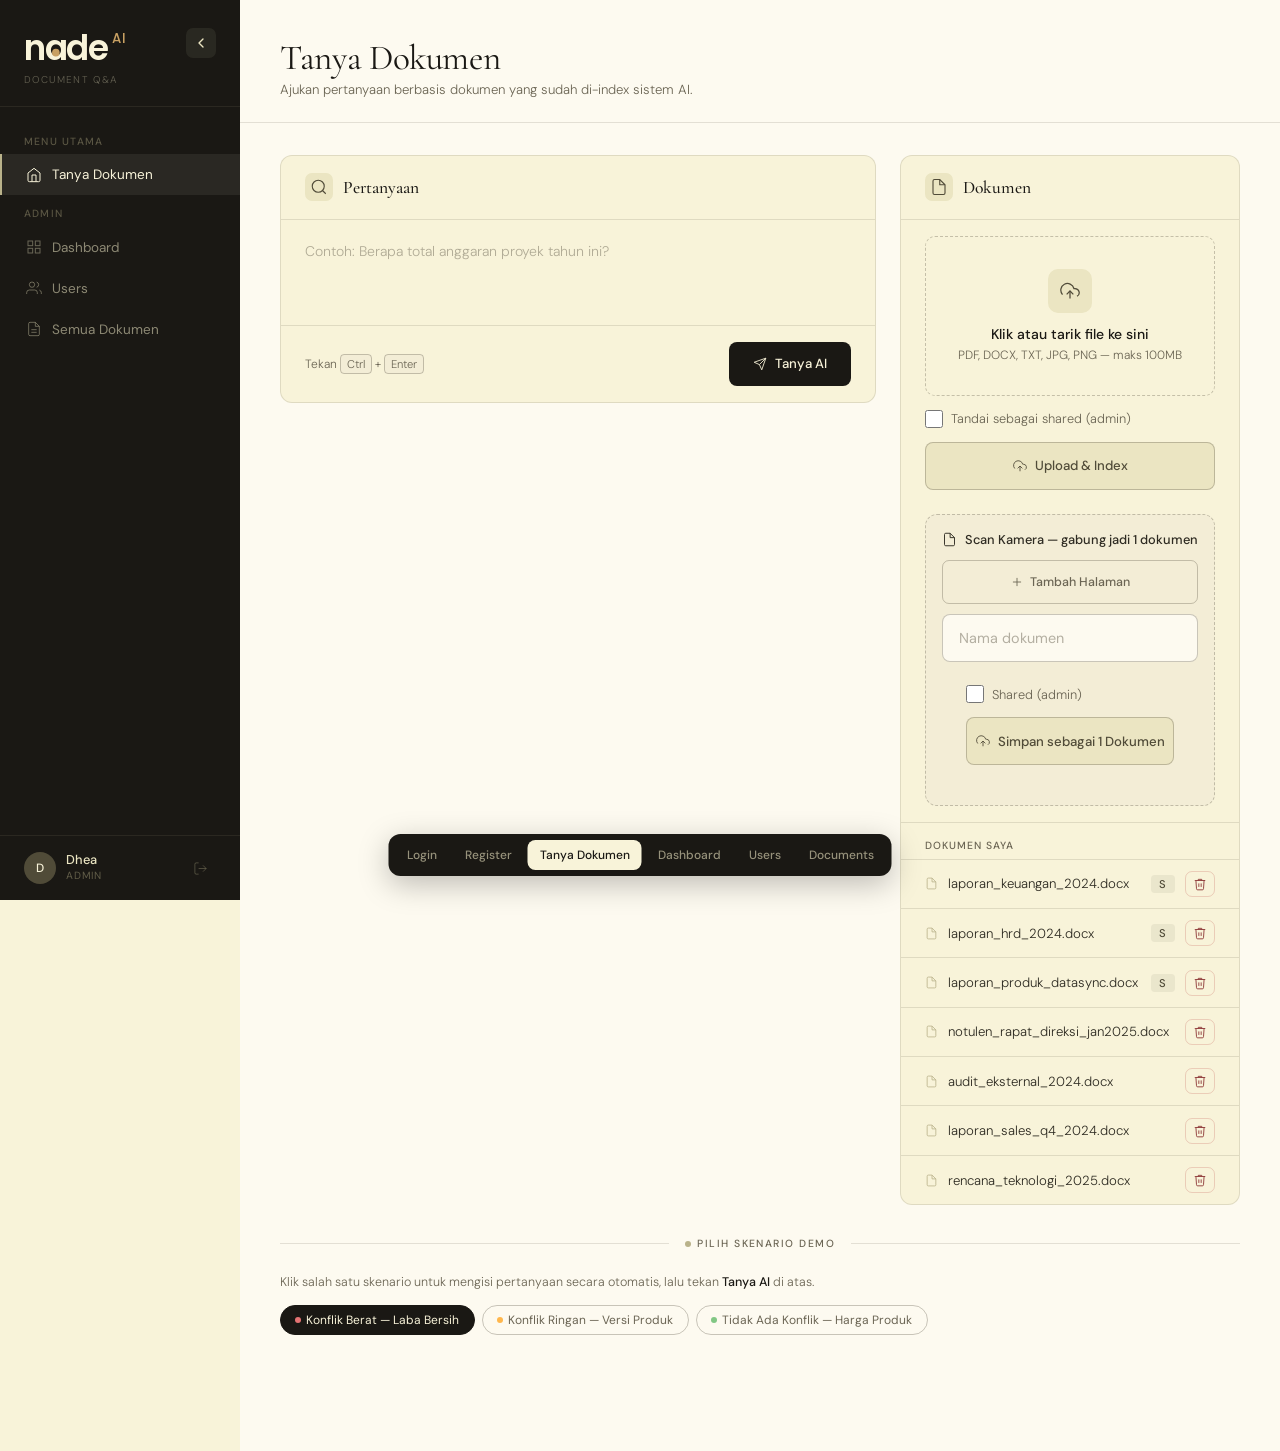
<file: docs/index.html>
<!DOCTYPE html>
<html lang="id">
<head>
<meta charset="UTF-8">
<meta name="viewport" content="width=device-width, initial-scale=1.0, maximum-scale=1.0">
<title>Nade AI — Preview</title>
<link rel="preconnect" href="https://fonts.googleapis.com">
<link rel="preconnect" href="https://fonts.gstatic.com" crossorigin>
<link href="https://fonts.googleapis.com/css2?family=Cormorant+Garamond:ital,wght@0,300;0,400;0,500;0,600;1,300;1,400&family=DM+Sans:wght@300;400;500&family=Poppins:wght@500;600;700&display=swap" rel="stylesheet">
<style>
:root{
  --cl:#F8F3D9;--cl-l:#EBE5C2;--cl-m:#B9B28A;--cl-d:#504B38;
  --ink:#1A1814;--ink-s:#2E2B22;--ink-m:#6B6554;
  --surf:#FDFAF0;--surf2:#F3EDD6;
  --bdr:rgba(80,75,56,0.15);--bdr-s:rgba(80,75,56,0.3);
  --sw:240px;
  --red:#8B3333;--red-bg:rgba(180,50,50,.07);--red-bdr:rgba(180,50,50,.22);
  --grn:#2a6040;--grn-bg:rgba(40,100,60,.08);
  --amb:#7a5a10;--amb-bg:rgba(140,100,20,.08);
}
*{margin:0;padding:0;box-sizing:border-box;}
html{-webkit-text-size-adjust:100%;}
body{font-family:'DM Sans',sans-serif;background:var(--cl);color:var(--ink);min-height:100vh;overflow-x:hidden;}
::-webkit-scrollbar{width:5px}::-webkit-scrollbar-thumb{background:var(--bdr-s);border-radius:3px}
@keyframes fadeUp{from{opacity:0;transform:translateY(10px)}to{opacity:1;transform:translateY(0)}}
@keyframes spin{to{transform:rotate(360deg)}}
@keyframes barIn{from{width:0}to{width:var(--w)}}

/* FORMS */
.form-group{margin-bottom:1.25rem}
.form-label{display:block;font-size:.75rem;font-weight:500;color:var(--cl-d);margin-bottom:.5rem;text-transform:uppercase;letter-spacing:.08em}
.form-label span{font-weight:300;text-transform:none;letter-spacing:0;color:var(--ink-m)}
.form-input{width:100%;height:48px;background:var(--surf);border:1px solid var(--bdr-s);border-radius:8px;padding:0 1rem;font-family:'DM Sans',sans-serif;font-size:.9rem;color:var(--ink);outline:none;transition:border-color .2s;-webkit-appearance:none}
.form-input::placeholder{color:var(--ink-m);opacity:.5}
.form-input:focus{border-color:var(--cl-d)}
.form-select{width:100%;height:48px;background:var(--surf);border:1px solid var(--bdr-s);border-radius:8px;padding:0 1rem;font-family:'DM Sans',sans-serif;font-size:.9rem;color:var(--ink);outline:none;cursor:pointer;-webkit-appearance:none;appearance:none;background-image:url("data:image/svg+xml,%3Csvg xmlns='http://www.w3.org/2000/svg' width='12' height='8' viewBox='0 0 12 8'%3E%3Cpath d='M1 1l5 5 5-5' stroke='%23504B38' stroke-width='1.5' fill='none' stroke-linecap='round'/%3E%3C/svg%3E");background-repeat:no-repeat;background-position:right 1rem center}

/* BUTTONS */
.btn-primary{width:100%;height:50px;background:var(--ink);color:var(--cl);border:none;border-radius:8px;font-family:'DM Sans',sans-serif;font-size:.875rem;font-weight:500;cursor:pointer;transition:background .2s;margin-top:.5rem;-webkit-appearance:none}
.btn-primary:hover{background:var(--ink-s)}
.btn-secondary{height:44px;padding:0 1rem;background:transparent;border:1px solid var(--bdr-s);border-radius:7px;font-family:'DM Sans',sans-serif;font-size:.775rem;font-weight:500;color:var(--ink-m);cursor:pointer;display:inline-flex;align-items:center;gap:6px;transition:all .15s;-webkit-appearance:none}
.btn-secondary:hover{border-color:var(--cl-d);color:var(--cl-d)}
.btn-secondary svg{width:14px;height:14px}
.btn-danger{height:36px;padding:0 1rem;background:transparent;border:1px solid rgba(180,50,50,.2);border-radius:7px;font-family:'DM Sans',sans-serif;font-size:.775rem;font-weight:500;color:var(--red);cursor:pointer;display:inline-flex;align-items:center;gap:6px;transition:all .15s;-webkit-appearance:none}
.btn-danger:hover{background:rgba(180,50,50,.06)}
.btn-danger svg{width:14px;height:14px}
.btn-refresh{display:inline-flex;align-items:center;gap:6px;padding:.5rem 1rem;border:1px solid var(--bdr-s);border-radius:7px;background:var(--cl);font-family:'DM Sans',sans-serif;font-size:.775rem;font-weight:500;color:var(--ink-m);cursor:pointer;transition:all .15s;-webkit-appearance:none}
.btn-refresh svg{width:13px;height:13px}
.btn-ask{height:44px;padding:0 1.5rem;background:var(--ink);color:var(--cl);border:none;border-radius:8px;font-family:'DM Sans',sans-serif;font-size:.825rem;font-weight:500;cursor:pointer;display:flex;align-items:center;justify-content:center;gap:8px;transition:background .2s;-webkit-appearance:none;flex-shrink:0}
.btn-ask:hover{background:var(--ink-s)}
.btn-ask svg{width:14px;height:14px}
.btn-upload{margin:0 1.5rem 1.5rem;width:calc(100% - 3rem);height:48px;background:var(--cl-l);border:1px solid var(--bdr-s);border-radius:8px;font-family:'DM Sans',sans-serif;font-size:.825rem;font-weight:500;color:var(--cl-d);cursor:pointer;display:flex;align-items:center;justify-content:center;gap:8px;transition:background .2s;-webkit-appearance:none}
.btn-upload:hover{background:var(--cl-m);color:var(--cl)}
.btn-upload svg{width:14px;height:14px}

/* BADGES */
.badge{display:inline-flex;align-items:center;padding:2px 8px;border-radius:4px;font-size:.7rem;font-weight:500;text-transform:uppercase;letter-spacing:.06em}
.badge-admin{background:rgba(80,75,56,.12);color:var(--cl-d)}
.badge-user{background:rgba(185,178,138,.2);color:var(--ink-m)}
.badge-shared{background:rgba(80,75,56,.08);color:var(--cl-d)}

/* APP LAYOUT */
.app-layout{width:100%;display:grid;grid-template-columns:var(--sw) 1fr;min-height:100vh}

/* SIDEBAR */
.sidebar{background:var(--ink);display:flex;flex-direction:column;position:sticky;top:0;height:100vh;overflow-y:auto;transition:transform .28s ease;z-index:50}
.sidebar-header{padding:1.75rem 1.5rem 1.25rem;border-bottom:1px solid rgba(235,229,194,.08);display:flex;align-items:flex-start;justify-content:space-between;gap:8px}
.sidebar-brand-block{display:flex;flex-direction:column;gap:4px;min-width:0}
.sidebar-wordmark{width:116px;height:auto;color:#F8F3D9;display:block}
.sidebar-brand-sub{font-family:'DM Sans',sans-serif;font-size:.62rem;color:rgba(235,229,194,.35);font-weight:300;letter-spacing:.14em;text-transform:uppercase}
.nav-collapse-btn{width:30px;height:30px;flex-shrink:0;display:inline-flex;align-items:center;justify-content:center;background:rgba(235,229,194,.08);border:none;border-radius:7px;color:#EBE5C2;cursor:pointer}
.nav-collapse-btn svg{width:16px;height:16px}
.sidebar-nav{padding:1rem 0;flex:1}
.sidebar-section-label{padding:.75rem 1.5rem .4rem;font-size:.65rem;font-weight:500;letter-spacing:.12em;text-transform:uppercase;color:rgba(185,178,138,.4)}
.sidebar-item{display:flex;align-items:center;gap:10px;padding:.75rem 1.5rem;cursor:pointer;font-size:.845rem;color:rgba(235,229,194,.55);font-weight:400;transition:color .15s,background .15s;border-left:2px solid transparent;text-decoration:none;-webkit-tap-highlight-color:transparent}
.sidebar-item:hover{color:#EBE5C2;background:rgba(235,229,194,.04)}
.sidebar-item.active{color:#F8F3D9;background:rgba(248,243,217,.07);border-left-color:#B9B28A}
.sidebar-item svg{width:16px;height:16px;opacity:.7;flex-shrink:0}
.sidebar-item.active svg{opacity:1}
.sidebar-user{padding:1rem 1.5rem;border-top:1px solid rgba(235,229,194,.08);display:flex;align-items:center;gap:10px}
.sidebar-avatar{width:32px;height:32px;border-radius:50%;background:var(--cl-d);display:flex;align-items:center;justify-content:center;font-size:.75rem;font-weight:500;color:var(--cl);flex-shrink:0}
.sidebar-user-info{flex:1;min-width:0}
.sidebar-user-name{font-size:.8rem;font-weight:500;color:#EBE5C2;line-height:1;margin-bottom:2px;white-space:nowrap;overflow:hidden;text-overflow:ellipsis}
.sidebar-user-role{font-size:.65rem;color:rgba(185,178,138,.45);text-transform:uppercase;letter-spacing:.08em}
.sidebar-logout{width:32px;height:32px;display:flex;align-items:center;justify-content:center;cursor:pointer;color:rgba(185,178,138,.35);border-radius:6px;flex-shrink:0}
.sidebar-logout svg{width:15px;height:15px}

/* MAIN */
.main-content{background:var(--surf);display:flex;flex-direction:column;min-width:0;overflow-x:hidden}
.page-header{padding:2.5rem 2.5rem 1.5rem;border-bottom:1px solid var(--bdr);display:flex;align-items:flex-end;justify-content:space-between;animation:fadeUp .3s ease both}
.page-title{font-family:'Cormorant Garamond',serif;font-size:2.2rem;font-weight:400;color:var(--ink);letter-spacing:-.01em;line-height:1;margin-bottom:.35rem}
.page-subtitle{font-size:.825rem;color:var(--ink-m);font-weight:300}
.page-body{padding:2rem 2.5rem 6rem;flex:1;animation:fadeUp .3s ease .05s both}

/* SECTION CARD */
.section-card{background:var(--cl);border:1px solid var(--bdr);border-radius:12px;margin-bottom:1.5rem;overflow:hidden}
.section-card-header{padding:1.25rem 1.5rem;border-bottom:1px solid var(--bdr);display:flex;align-items:center;justify-content:space-between}
.section-card-title{font-family:'Cormorant Garamond',serif;font-size:1.1rem;font-weight:500;color:var(--ink)}
.section-card-body{padding:1.5rem}

/* STATS */
.stats-grid{display:grid;grid-template-columns:repeat(4,1fr);gap:1rem;margin-bottom:2rem}
.stat-card{background:var(--cl);border:1px solid var(--bdr);border-radius:12px;padding:1.25rem 1.5rem;position:relative;overflow:hidden}
.stat-card::after{content:'';position:absolute;bottom:-20px;right:-20px;width:80px;height:80px;border-radius:50%;background:var(--cl-l);opacity:.3}
.stat-label{font-size:.65rem;font-weight:500;text-transform:uppercase;letter-spacing:.1em;color:var(--ink-m);margin-bottom:.6rem}
.stat-value{font-family:'Cormorant Garamond',serif;font-size:2.4rem;font-weight:500;color:var(--ink);line-height:1;margin-bottom:.3rem}
.stat-desc{font-size:.75rem;color:var(--ink-m);font-weight:300}
.stat-icon{position:absolute;top:1.25rem;right:1.25rem;width:32px;height:32px;background:var(--cl-l);border-radius:8px;display:flex;align-items:center;justify-content:center;z-index:1}
.stat-icon svg{width:16px;height:16px;color:var(--cl-d)}

/* VECTOR */
.vector-grid{display:grid;grid-template-columns:repeat(3,1fr);gap:1rem}
.vector-item{background:var(--surf);border:1px solid var(--bdr);border-radius:10px;padding:1rem 1.25rem}
.vector-item-label{font-size:.65rem;text-transform:uppercase;letter-spacing:.1em;color:var(--ink-m);font-weight:500;margin-bottom:.5rem}
.vector-item-value{font-family:'Cormorant Garamond',serif;font-size:1.6rem;font-weight:500;color:var(--ink)}
.vector-item-value.mono{font-family:'DM Sans',sans-serif;font-size:.8rem;font-weight:400;color:var(--cl-d);word-break:break-all}

/* TABLE */
.data-table{width:100%;border-collapse:collapse;font-size:.825rem}
.data-table thead th{text-align:left;padding:.75rem 1rem;font-size:.65rem;text-transform:uppercase;letter-spacing:.1em;font-weight:500;color:var(--ink-m);border-bottom:1px solid var(--bdr);background:var(--surf2)}
.data-table tbody td{padding:.875rem 1rem;border-bottom:1px solid var(--bdr);color:var(--ink-s);font-weight:300}
.data-table tbody tr:last-child td{border-bottom:none}
.data-table tbody tr:hover td{background:rgba(235,229,194,.2)}

/* EMPTY */
.empty-state{text-align:center;padding:3rem;color:var(--ink-m);font-size:.85rem;font-weight:300}
.empty-state-icon{width:48px;height:48px;margin:0 auto 1rem;opacity:.25}

/* QA */
.qa-layout{display:grid;grid-template-columns:1fr 340px;gap:1.5rem}
.qa-main{display:flex;flex-direction:column;gap:1.5rem}
.qa-panel{background:var(--cl);border:1px solid var(--bdr);border-radius:12px;overflow:hidden}
.qa-panel-header{padding:1.1rem 1.5rem;border-bottom:1px solid var(--bdr);display:flex;align-items:center;gap:10px;flex-wrap:wrap}
.qa-panel-icon{width:28px;height:28px;background:var(--cl-l);border-radius:7px;display:flex;align-items:center;justify-content:center;flex-shrink:0}
.qa-panel-icon svg{width:18px;height:18px;color:var(--cl-d)}
.qa-panel-title{font-family:'Cormorant Garamond',serif;font-size:1.1rem;font-weight:500;color:var(--ink)}
.qa-textarea{width:100%;min-height:100px;background:transparent;border:none;padding:1.25rem 1.5rem;font-family:'DM Sans',sans-serif;font-size:.875rem;color:var(--ink);outline:none;resize:none;font-weight:300;line-height:1.6;-webkit-appearance:none}
.qa-textarea::placeholder{color:var(--ink-m);opacity:.5}
.qa-footer{padding:1rem 1.5rem;border-top:1px solid var(--bdr);display:flex;align-items:center;justify-content:space-between;gap:.75rem;flex-wrap:wrap}
.qa-hint{font-size:.75rem;color:var(--ink-m);font-weight:300}
.qa-hint kbd{background:var(--surf2);border:1px solid var(--bdr-s);border-radius:4px;padding:2px 6px;font-family:'DM Sans',sans-serif;font-size:.7rem}

/* UPLOAD */
.upload-zone{border:1.5px dashed var(--bdr-s);border-radius:10px;padding:2rem 1.5rem;text-align:center;cursor:pointer;transition:border-color .2s,background .2s;margin:1rem 1.5rem 0;display:block}
.upload-zone:hover{border-color:var(--cl-d);background:rgba(235,229,194,.3)}
.upload-icon{width:44px;height:44px;margin:0 auto .75rem;background:var(--cl-l);border-radius:10px;display:flex;align-items:center;justify-content:center}
.upload-icon svg{width:20px;height:20px;color:var(--cl-d)}
.upload-title{font-size:.875rem;font-weight:500;color:var(--ink);margin-bottom:.25rem}
.upload-subtitle{font-size:.75rem;color:var(--ink-m);font-weight:300}
.checkbox-row{display:flex;align-items:center;gap:8px;padding:.875rem 1.5rem;font-size:.8rem;color:var(--ink-m);font-weight:300}
input[type="checkbox"]{width:18px;height:18px;accent-color:var(--cl-d);flex-shrink:0}
.doc-list-label{padding:1rem 1.5rem .4rem;font-size:.65rem;font-weight:500;text-transform:uppercase;letter-spacing:.1em;color:var(--ink-m);border-top:1px solid var(--bdr)}

/* FLASH */
.flash-msg{padding:.75rem 1rem;border-radius:8px;margin-bottom:1rem;font-size:.825rem}
.flash-success{background:rgba(80,75,56,.08);border:1px solid var(--bdr-s);color:var(--cl-d)}
.flash-error{background:rgba(180,50,50,.08);border:1px solid rgba(180,50,50,.2);color:var(--red)}

/* CONFIDENCE */
.conf-badge{font-size:.7rem;font-weight:500;padding:3px 10px;border-radius:20px;letter-spacing:.04em}
.conf-hi{background:var(--grn-bg);color:var(--grn)}
.conf-lo{background:var(--red-bg);color:var(--red)}
.conf-mid{background:var(--amb-bg);color:var(--amb)}

/* FORM SPLIT */
.form-split{display:grid;grid-template-columns:1fr 1fr;gap:1.5rem;align-items:start}

/* AUTH */
.auth-layout{width:100%;display:grid;grid-template-columns:1fr 1fr;min-height:100vh}
.auth-panel-left{background:var(--ink);display:flex;flex-direction:column;justify-content:space-between;padding:3rem;position:relative;overflow:hidden}
.auth-panel-left::before{content:'';position:absolute;top:-100px;right:-100px;width:400px;height:400px;border-radius:50%;background:radial-gradient(circle,rgba(185,178,138,.12) 0%,transparent 70%);pointer-events:none}
.auth-tagline h1{font-family:'Cormorant Garamond',serif;font-size:3.2rem;font-weight:300;line-height:1.15;color:var(--cl);letter-spacing:-.01em;margin-bottom:1rem}
.auth-tagline h1 em{font-style:italic;color:var(--cl-m)}
.auth-tagline p{font-size:.875rem;color:rgba(248,243,217,.5);font-weight:300;line-height:1.6;max-width:280px}
.auth-ornament{position:absolute;right:2rem;top:50%;transform:translateY(-50%);opacity:.06;z-index:0}
.auth-panel-right{display:flex;align-items:center;justify-content:center;background:var(--cl);padding:2rem}
.auth-form-container{width:100%;max-width:380px;animation:fadeUp .3s ease both}
.auth-form-title{font-family:'Cormorant Garamond',serif;font-size:2rem;font-weight:500;color:var(--ink);margin-bottom:.4rem}
.auth-form-subtitle{font-size:.825rem;color:var(--ink-m);margin-bottom:2.5rem;font-weight:300}
.auth-footer{text-align:center;margin-top:1.75rem;font-size:.825rem;color:var(--ink-m)}
.auth-footer a{color:var(--cl-d);text-decoration:none;font-weight:500;border-bottom:1px solid var(--bdr-s);padding-bottom:1px}
.auth-wordmark{width:150px;height:auto;color:var(--cl);display:block}

/* MOBILE TOPBAR */
.mobile-topbar{display:none;align-items:center;gap:10px;position:fixed;top:0;left:0;right:0;height:56px;padding:0 16px;background:var(--ink);z-index:60;border-bottom:1px solid rgba(235,229,194,.08)}
.topbar-wordmark{width:86px;height:auto;color:var(--cl)}
.nav-toggle{width:44px;height:44px;display:inline-flex;flex-shrink:0;align-items:center;justify-content:center;background:transparent;border:none;color:var(--cl);cursor:pointer;-webkit-tap-highlight-color:transparent}
.nav-overlay{position:fixed;inset:0;background:rgba(0,0,0,.45);opacity:0;visibility:hidden;transition:opacity .25s,visibility .25s;z-index:65}
.nav-fab{position:fixed;left:14px;top:14px;z-index:60;width:42px;height:42px;display:none;align-items:center;justify-content:center;background:var(--ink);color:var(--cl);border:none;border-radius:10px;cursor:pointer;box-shadow:0 4px 16px rgba(0,0,0,.2)}
.nav-fab svg{width:20px;height:20px}
body.nav-collapsed .app-layout{grid-template-columns:0 1fr}
body.nav-collapsed .sidebar{transform:translateX(-100%)}
body.nav-collapsed .nav-fab{display:flex}

/* SCAN */
.scan-card{margin:0 1.5rem 1rem;padding:1rem;border:1px dashed var(--bdr-s);border-radius:12px;background:var(--surf2)}
.scan-card-head{display:flex;align-items:center;gap:8px;font-size:.8rem;font-weight:500;color:var(--ink-s);margin-bottom:.75rem}
.scan-thumbs{display:grid;grid-template-columns:repeat(auto-fill,minmax(64px,1fr));gap:8px;margin-bottom:.75rem}
.scan-thumbs:empty{display:none}
.scan-thumb{position:relative;aspect-ratio:3/4;border-radius:8px;overflow:hidden;border:2px solid transparent;background:var(--cl-l)}
.scan-thumb img{width:100%;height:100%;object-fit:cover;display:block}
.scan-thumb-no{position:absolute;top:3px;left:4px;font-size:.65rem;font-weight:600;color:#fff;background:rgba(0,0,0,.55);border-radius:4px;padding:0 5px}
.scan-thumb-x{position:absolute;top:2px;right:3px;width:22px;height:22px;border:none;border-radius:50%;background:rgba(0,0,0,.55);color:#fff;font-size:14px;line-height:1;cursor:pointer}
.scan-btn{width:100%;justify-content:center;margin-bottom:.6rem}
.scan-name{margin-bottom:.6rem}

/* ── DEMO SECTION ── */
.demo-divider{display:flex;align-items:center;gap:1rem;margin:2rem 0 1.5rem}
.demo-divider-line{flex:1;height:1px;background:var(--bdr)}
.demo-divider-label{font-size:.65rem;font-weight:500;text-transform:uppercase;letter-spacing:.14em;color:var(--ink-m);white-space:nowrap;display:flex;align-items:center;gap:.4rem}
.demo-divider-dot{width:6px;height:6px;border-radius:50%;background:var(--cl-m)}

.scenario-nav{display:flex;gap:.45rem;margin-bottom:1.25rem;flex-wrap:wrap}
.s-pill{padding:.4rem .9rem;border-radius:20px;border:1px solid var(--bdr-s);background:transparent;font-family:'DM Sans',sans-serif;font-size:.75rem;font-weight:400;color:var(--ink-m);cursor:pointer;transition:all .2s;display:flex;align-items:center;gap:5px;-webkit-tap-highlight-color:transparent}
.s-pill:hover{border-color:var(--cl-d);color:var(--cl-d)}
.s-pill.active{background:var(--ink);color:var(--cl);border-color:var(--ink)}
.s-pill .dot{width:6px;height:6px;border-radius:50%;flex-shrink:0}
.dot-r{background:#E57373}.dot-a{background:#FFB74D}.dot-g{background:#81C784}

.demo-q-card{background:var(--surf2);border:1px solid var(--bdr);border-radius:10px;padding:.9rem 1.25rem;margin-bottom:.9rem;font-size:.85rem;font-weight:300;color:var(--ink-s);line-height:1.6;font-style:italic;display:flex;align-items:flex-start;gap:.6rem}
.demo-q-card svg{width:15px;height:15px;color:var(--cl-m);flex-shrink:0;margin-top:2px}

.run-btn{display:inline-flex;align-items:center;gap:7px;padding:.6rem 1.25rem;background:var(--ink);color:var(--cl);border:none;border-radius:9px;font-family:'DM Sans',sans-serif;font-size:.8rem;font-weight:500;cursor:pointer;transition:background .2s;-webkit-tap-highlight-color:transparent}
.run-btn:hover{background:var(--ink-s)}
.run-btn:disabled{opacity:.45;cursor:default}
.run-btn svg{width:13px;height:13px}

.d-loading{display:none;align-items:center;gap:.75rem;padding:.75rem 1rem;background:var(--surf2);border:1px solid var(--bdr);border-radius:10px;margin:.9rem 0}
.d-loading.show{display:flex}
.d-spinner{width:18px;height:18px;border:2px solid var(--cl-l);border-top-color:var(--cl-d);border-radius:50%;animation:spin .7s linear infinite;flex-shrink:0}
.d-steps{display:flex;flex-direction:column;gap:.2rem}
.d-step{font-size:.72rem;color:var(--bdr-s);transition:color .25s}
.d-step.active{color:var(--cl-d);font-weight:500}
.d-step.done{color:var(--grn)}

.a-card{background:var(--cl);border:1px solid var(--bdr);border-radius:12px;overflow:hidden;animation:fadeUp .3s ease both}
.a-header{padding:1rem 1.4rem;border-bottom:1px solid var(--bdr);display:flex;align-items:center;gap:10px;flex-wrap:wrap}
.a-icon{width:28px;height:28px;background:var(--surf2);border-radius:7px;display:flex;align-items:center;justify-content:center;flex-shrink:0}
.a-title{font-family:'Cormorant Garamond',serif;font-size:1.05rem;font-weight:500;color:var(--ink)}
.exec-t{font-size:.7rem;color:var(--ink-m);font-weight:300;margin-left:auto}
.a-body{padding:1.25rem 1.4rem;font-size:.855rem;font-weight:300;line-height:1.85;color:var(--ink-s)}
.a-body strong{font-weight:500;color:var(--ink)}
.cite{font-size:.72rem;font-weight:400;color:var(--cl-d);background:var(--cl-l);padding:1px 5px;border-radius:3px;margin:0 1px}

.tab-bar{display:flex;border-bottom:1px solid var(--bdr);padding:0 1.4rem;overflow-x:auto;-webkit-overflow-scrolling:touch}
.tab-bar::-webkit-scrollbar{height:0}
.tab{padding:.55rem .8rem;font-size:.72rem;font-weight:400;color:var(--ink-m);cursor:pointer;border-bottom:2px solid transparent;margin-bottom:-1px;white-space:nowrap;transition:all .15s;-webkit-tap-highlight-color:transparent}
.tab.active{color:var(--ink);border-bottom-color:var(--cl-d);font-weight:500}
.tab-panel{display:none}
.tab-panel.active{display:block}

.src-wrap{padding:.9rem 1.4rem}
.src-label{font-size:.62rem;text-transform:uppercase;letter-spacing:.1em;color:var(--ink-m);font-weight:500;margin-bottom:.6rem}
.src-chips{display:flex;flex-wrap:wrap;gap:.35rem;margin-bottom:1rem}
.src-chip{font-size:.7rem;color:var(--cl-d);background:var(--cl-l);border:1px solid var(--bdr-s);padding:2px 7px;border-radius:4px;font-weight:400}
.sim-row{display:flex;align-items:center;gap:8px;margin-bottom:.4rem;font-size:.7rem}
.sim-name{width:175px;color:var(--ink-m);font-weight:300;white-space:nowrap;overflow:hidden;text-overflow:ellipsis;flex-shrink:0}
.sim-track{flex:1;height:4px;background:var(--cl-l);border-radius:2px;overflow:hidden}
.sim-fill{height:100%;border-radius:2px;background:var(--cl-d);animation:barIn .5s ease both}
.sim-val{width:28px;text-align:right;color:var(--ink-m);font-weight:500}

.conflict-banner{margin:.9rem 1.4rem;background:var(--red-bg);border:1px solid var(--red-bdr);border-radius:9px;padding:.9rem 1rem}
.cb-hdr{display:flex;align-items:center;gap:6px;color:var(--red);font-size:.78rem;font-weight:500;margin-bottom:.65rem}
.cb-hdr svg{width:13px;height:13px;flex-shrink:0}
.c-item{padding:.5rem 0;border-top:1px solid rgba(180,50,50,.1)}
.c-item:first-child{padding-top:0;border-top:none}
.c-badges{display:flex;align-items:center;gap:.35rem;margin-bottom:.25rem;flex-wrap:wrap}
.c-sev{font-size:.6rem;font-weight:600;padding:2px 6px;border-radius:3px;letter-spacing:.06em}
.sev-high{background:rgba(180,50,50,.15);color:var(--red)}
.sev-med{background:rgba(150,100,20,.13);color:var(--amb)}
.c-type{font-size:.64rem;font-weight:500;color:var(--ink-m);text-transform:uppercase;letter-spacing:.06em}
.c-desc{font-size:.76rem;color:var(--ink-m);font-weight:300;line-height:1.5}

.ok-banner{margin:.9rem 1.4rem;background:var(--grn-bg);border:1px solid rgba(40,100,60,.18);border-radius:9px;padding:.8rem 1rem;display:flex;align-items:center;gap:.5rem;font-size:.78rem;color:var(--grn)}
.ok-banner svg{width:13px;height:13px;flex-shrink:0}

.verif-row{padding:.8rem 1.4rem;border-top:1px solid var(--bdr);display:flex;align-items:flex-start;gap:.5rem;flex-wrap:wrap}
.verif-label{font-size:.73rem;color:var(--ink-m);font-weight:300;padding-top:2px}
.h-badge{font-size:.6rem;font-weight:600;padding:2px 8px;border-radius:20px;text-transform:uppercase;letter-spacing:.06em;flex-shrink:0}
.h-ver{background:var(--grn-bg);color:var(--grn)}
.h-flg{background:var(--red-bg);color:var(--red)}
.verif-detail{font-size:.73rem;color:var(--ink-m);font-weight:300;line-height:1.5}

.claims-wrap{padding:.9rem 1.4rem}
.claim-row{padding:.55rem 0;border-bottom:1px solid var(--bdr);font-size:.76rem}
.claim-row:last-child{border-bottom:none}
.claim-text{color:var(--ink-s);font-weight:300;line-height:1.5;margin-bottom:.3rem}
.claim-meta{display:flex;gap:.35rem;flex-wrap:wrap;align-items:center}
.cm{font-size:.65rem;padding:2px 6px;border-radius:3px;font-weight:500}
.cm-ent{background:var(--grn-bg);color:var(--grn)}
.cm-con{background:var(--red-bg);color:var(--red)}
.cm-neu{background:var(--amb-bg);color:var(--amb)}
.cm-src{background:var(--cl-l);color:var(--cl-d)}

.timing-wrap{padding:.9rem 1.4rem}
.t-row{display:flex;align-items:center;gap:8px;margin-bottom:.45rem;font-size:.76rem}
.t-label{width:155px;color:var(--ink-m);font-weight:300;flex-shrink:0}
.t-track{flex:1;height:5px;background:var(--cl-l);border-radius:2px;overflow:hidden}
.t-bar{height:100%;border-radius:2px;background:var(--cl-d);animation:barIn .5s ease both}
.t-val{width:55px;text-align:right;color:var(--ink);font-weight:500}

/* MOBILE */
@media(max-width:960px){:root{--sw:200px}.qa-layout{grid-template-columns:1fr}.stats-grid{grid-template-columns:repeat(2,1fr)}.vector-grid{grid-template-columns:repeat(2,1fr)}}
@media(max-width:768px){
  :root{--sw:min(82vw,300px)}
  .app-layout{grid-template-columns:1fr}
  .mobile-topbar{display:flex}
  .sidebar{position:fixed;top:0;left:0;height:100vh;width:var(--sw);transform:translateX(-100%);z-index:70}
  body.nav-open .sidebar{transform:none}
  body.nav-open .nav-overlay{opacity:1;visibility:visible}
  .nav-collapse-btn,.nav-fab{display:none!important}
  .main-content{margin-top:56px}
  .page-header{padding:1.5rem 1.25rem 1rem;flex-wrap:wrap;gap:.75rem}
  .page-title{font-size:1.5rem}
  .page-body{padding:1.25rem 1.25rem 6rem}
  .stats-grid{grid-template-columns:repeat(2,1fr)}
  .vector-grid{grid-template-columns:1fr}
  .qa-layout{grid-template-columns:1fr}
  .form-split{grid-template-columns:1fr}
  .btn-ask{width:100%}
  .qa-footer{flex-direction:column;align-items:stretch}
  .data-table{min-width:0}
  .data-table thead{display:none}
  .data-table,.data-table tbody,.data-table tr,.data-table td{display:block;width:100%}
  .data-table tr{border:1px solid var(--bdr);border-radius:10px;margin-bottom:.75rem;padding:.35rem .9rem;background:var(--cl)}
  .data-table td{display:flex;justify-content:space-between;align-items:center;gap:1rem;padding:.45rem 0;border:none;text-align:right}
  .data-table td::before{content:attr(data-label);font-weight:500;color:var(--ink-m);text-align:left;flex-shrink:0}
  .data-table td:last-child{justify-content:flex-end}
  .sim-name{width:120px}
  .t-label{width:120px}
}
@media(max-width:480px){.stats-grid{grid-template-columns:1fr}.auth-form-container{max-width:100%}.page-title{font-size:1.3rem}}
@media(max-width:820px){.auth-layout{grid-template-columns:1fr}.auth-panel-left{display:none!important}.auth-panel-right{min-height:100vh;padding:2rem 1.25rem}.auth-form-title{font-size:1.75rem}}

/* PREVIEW SWITCH */
#preview-switch{position:fixed;bottom:24px;left:50%;transform:translateX(-50%);display:flex;gap:4px;background:var(--ink);padding:6px;border-radius:12px;z-index:9999;box-shadow:0 8px 30px rgba(0,0,0,.25);max-width:calc(100vw - 2rem);overflow-x:auto;-webkit-overflow-scrolling:touch}
#preview-switch::-webkit-scrollbar{height:0}
#preview-switch button{border:none;background:transparent;color:rgba(235,229,194,.6);font:500 .75rem 'DM Sans',sans-serif;padding:7px 12px;border-radius:8px;cursor:pointer;white-space:nowrap;-webkit-tap-highlight-color:transparent}
#preview-switch button.active{background:var(--cl);color:var(--ink)}
</style>
</head>
<body>
<div id="toast" style="position:fixed;bottom:2rem;left:50%;transform:translateX(-50%);background:var(--ink);color:var(--cl);padding:.75rem 1.5rem;border-radius:8px;font-size:.825rem;opacity:0;pointer-events:none;transition:opacity .2s;z-index:9999;white-space:nowrap;max-width:90vw;text-align:center;"></div>

<svg style="display:none">
  <symbol id="nade-mark" viewBox="0 0 32 32"><text x="16" y="25" text-anchor="middle" font-family="Poppins,sans-serif" font-weight="600" font-size="27" fill="currentColor">n</text><circle cx="21.5" cy="17.5" r="3.3" fill="#C8A062"/></symbol>
  <symbol id="nade-wm" viewBox="0 0 182 64"><text x="0" y="50" font-family="Poppins,sans-serif" font-weight="600" font-size="54" letter-spacing="-2" fill="currentColor">nade</text><circle cx="50" cy="38.5" r="6" fill="#C8A062"/><text x="138" y="24" font-family="Poppins,sans-serif" font-weight="500" font-size="21" letter-spacing="1" fill="#C8A062">AI</text></symbol>
  <symbol id="i-home" viewBox="0 0 24 24" fill="none" stroke="currentColor" stroke-width="1.5"><path d="M3 9l9-7 9 7v11a2 2 0 01-2 2H5a2 2 0 01-2-2z"/><polyline points="9 22 9 12 15 12 15 22"/></symbol>
  <symbol id="i-grid" viewBox="0 0 24 24" fill="none" stroke="currentColor" stroke-width="1.5"><rect x="3" y="3" width="7" height="7"/><rect x="14" y="3" width="7" height="7"/><rect x="14" y="14" width="7" height="7"/><rect x="3" y="14" width="7" height="7"/></symbol>
  <symbol id="i-users" viewBox="0 0 24 24" fill="none" stroke="currentColor" stroke-width="1.5"><path d="M17 21v-2a4 4 0 00-4-4H5a4 4 0 00-4 4v2"/><circle cx="9" cy="7" r="4"/><path d="M23 21v-2a4 4 0 00-3-3.87M16 3.13a4 4 0 010 7.75"/></symbol>
  <symbol id="i-docs" viewBox="0 0 24 24" fill="none" stroke="currentColor" stroke-width="1.5"><path d="M14 2H6a2 2 0 00-2 2v16a2 2 0 002 2h12a2 2 0 002-2V8z"/><polyline points="14 2 14 8 20 8"/><line x1="16" y1="13" x2="8" y2="13"/><line x1="16" y1="17" x2="8" y2="17"/></symbol>
  <symbol id="i-logout" viewBox="0 0 24 24" fill="none" stroke="currentColor" stroke-width="1.5"><path d="M9 21H5a2 2 0 01-2-2V5a2 2 0 012-2h4"/><polyline points="16 17 21 12 16 7"/><line x1="21" y1="12" x2="9" y2="12"/></symbol>
  <symbol id="i-upload" viewBox="0 0 24 24" fill="none" stroke="currentColor" stroke-width="1.5"><polyline points="16 16 12 12 8 16"/><line x1="12" y1="12" x2="12" y2="21"/><path d="M20.39 18.39A5 5 0 0018 9h-1.26A8 8 0 103 16.3"/></symbol>
  <symbol id="i-send" viewBox="0 0 24 24" fill="none" stroke="currentColor" stroke-width="1.5"><line x1="22" y1="2" x2="11" y2="13"/><polygon points="22 2 15 22 11 13 2 9 22 2"/></symbol>
  <symbol id="i-refresh" viewBox="0 0 24 24" fill="none" stroke="currentColor" stroke-width="1.5"><polyline points="23 4 23 10 17 10"/><polyline points="1 20 1 14 7 14"/><path d="M3.51 9a9 9 0 0114.85-3.36L23 10M1 14l4.64 4.36A9 9 0 0020.49 15"/></symbol>
  <symbol id="i-file" viewBox="0 0 24 24" fill="none" stroke="currentColor" stroke-width="1.5"><path d="M13 2H6a2 2 0 00-2 2v16a2 2 0 002 2h12a2 2 0 002-2V9z"/><polyline points="13 2 13 9 20 9"/></symbol>
  <symbol id="i-trash" viewBox="0 0 24 24" fill="none" stroke="currentColor" stroke-width="1.5"><polyline points="3 6 5 6 21 6"/><path d="M19 6l-1 14a2 2 0 01-2 2H8a2 2 0 01-2-2L5 6"/><path d="M10 11v6M14 11v6M9 6V4h6v2"/></symbol>
  <symbol id="i-plus" viewBox="0 0 24 24" fill="none" stroke="currentColor" stroke-width="1.5"><line x1="12" y1="5" x2="12" y2="19"/><line x1="5" y1="12" x2="19" y2="12"/></symbol>
  <symbol id="i-search" viewBox="0 0 24 24" fill="none" stroke="currentColor" stroke-width="1.5"><circle cx="11" cy="11" r="8"/><line x1="21" y1="21" x2="16.65" y2="16.65"/></symbol>
  <symbol id="i-warn" viewBox="0 0 24 24" fill="none" stroke="currentColor" stroke-width="1.5"><path d="M10.29 3.86L1.82 18a2 2 0 001.71 3h16.94a2 2 0 001.71-3L13.71 3.86a2 2 0 00-3.42 0z"/><line x1="12" y1="9" x2="12" y2="13"/><line x1="12" y1="17" x2="12.01" y2="17"/></symbol>
  <symbol id="i-check" viewBox="0 0 24 24" fill="none" stroke="currentColor" stroke-width="2"><polyline points="20 6 9 17 4 12"/></symbol>
  <symbol id="i-play" viewBox="0 0 24 24" fill="none" stroke="currentColor" stroke-width="1.5"><polygon points="5 3 19 12 5 21 5 3"/></symbol>
</svg>

<!-- ── PAGE: LOGIN ── -->
<div class="preview-page" data-page="login" hidden>
<div class="auth-layout">
  <div class="auth-panel-left">
    <div><svg class="auth-wordmark" width="150" height="53" viewBox="0 0 182 64"><use href="#nade-wm"/></svg></div>
    <div class="auth-tagline">
      <h1>Tanya dokumenmu,<br>dapatkan <em>jawaban</em><br>yang tepat.</h1>
      <p>Sistem tanya-jawab berbasis dokumen lokal bertenaga AI — privat, cepat, dan aman.</p>
    </div>
    <div class="auth-ornament"><svg viewBox="0 0 200 200" fill="none" stroke="white" stroke-width="0.5"><circle cx="100" cy="100" r="90"/><circle cx="100" cy="100" r="70"/><circle cx="100" cy="100" r="50"/><circle cx="100" cy="100" r="30"/><line x1="10" y1="100" x2="190" y2="100"/><line x1="100" y1="10" x2="100" y2="190"/></svg></div>
  </div>
  <div class="auth-panel-right">
    <div class="auth-form-container">
      <div class="auth-form-title">Selamat datang</div>
      <div class="auth-form-subtitle">Masuk untuk menggunakan Nade AI</div>
      <div class="form-group"><label class="form-label">Username</label><input class="form-input" type="text" placeholder="masukkan username"></div>
      <div class="form-group"><label class="form-label">Password</label><input class="form-input" type="password" placeholder="masukkan password"></div>
      <button class="btn-primary" type="button" onclick="showPage('qa')">Masuk</button>
      <div class="auth-footer">Belum punya akun? <a href="#" onclick="showPage('register');return false">Buat akun gratis</a></div>
    </div>
  </div>
</div>
</div>

<!-- ── PAGE: REGISTER ── -->
<div class="preview-page" data-page="register" hidden>
<div class="auth-layout">
  <div class="auth-panel-left">
    <div><svg class="auth-wordmark" width="150" height="53" viewBox="0 0 182 64"><use href="#nade-wm"/></svg></div>
    <div class="auth-tagline"><h1>Bergabunglah,<br>mulai <em>eksplorasi</em><br>dokumenmu.</h1><p>Daftarkan akun dan mulai mengindex dokumen.</p></div>
  </div>
  <div class="auth-panel-right">
    <div class="auth-form-container">
      <div class="auth-form-title">Buat Akun Baru</div>
      <div class="auth-form-subtitle">Daftarkan akun untuk mulai menggunakan Nade AI</div>
      <div class="form-group"><label class="form-label">Username</label><input class="form-input" type="text" placeholder="minimum 3 karakter"></div>
      <div class="form-group"><label class="form-label">Email <span>— opsional</span></label><input class="form-input" type="email" placeholder="email@example.com"></div>
      <div class="form-group"><label class="form-label">Password</label><input class="form-input" type="password" placeholder="minimum 6 karakter"></div>
      <button class="btn-primary" type="button">Buat Akun</button>
      <div class="auth-footer">Sudah punya akun? <a href="#" onclick="showPage('login');return false">Login sekarang</a></div>
    </div>
  </div>
</div>
</div>

<!-- ── PAGE: QA (utama, dengan demo di bawah) ── -->
<div class="preview-page" data-page="qa">
<div class="app-layout" id="qa-root"></div>
</div>

<!-- ── PAGE: DASHBOARD ── -->
<div class="preview-page" data-page="dashboard" hidden>
<div class="app-layout" id="dash-root"></div>
</div>

<!-- ── PAGE: USERS ── -->
<div class="preview-page" data-page="users" hidden>
<div class="app-layout" id="users-root"></div>
</div>

<!-- ── PAGE: DOCUMENTS ── -->
<div class="preview-page" data-page="documents" hidden>
<div class="app-layout" id="docs-root"></div>
</div>

<nav id="preview-switch">
  <button data-pg="login">Login</button>
  <button data-pg="register">Register</button>
  <button data-pg="qa">Tanya Dokumen</button>
  <button data-pg="dashboard">Dashboard</button>
  <button data-pg="users">Users</button>
  <button data-pg="documents">Documents</button>
</nav>

<script>
/* ── DEMO DATA ── */
const SC = [
  {
    label:"Konflik Berat — Laba Bersih",dot:"dot-r",
    query:"Berapa laba bersih PT Teknologi Maju Indonesia tahun 2024?",
    conf:"0%",confClass:"conf-lo",execMs:127920,
    answer:`Laba bersih PT Teknologi Maju Indonesia tahun 2024 dapat dilihat dari beberapa sumber yang berbeda.<br><br>Menurut <span class="cite">[notulen_rapat_direksi_jan2025.docx]</span>, laba bersih tahun 2024 adalah <strong>Rp 10,5 miliar</strong>, setelah koreksi pajak Rp 1,5 miliar. Namun, <span class="cite">[laporan_keuangan_2024.docx]</span> menyebutkan laba bersih sebesar <strong>Rp 12 miliar</strong>. Sementara itu, <span class="cite">[audit_eksternal_2024.docx]</span> menyebutkan <strong>Rp 9,8 miliar</strong>, berdasarkan opini audit independen oleh KAP Santoso & Rekan.<br><br>Sumber paling autoritatif adalah <span class="cite">[audit_eksternal_2024.docx]</span> karena merupakan laporan audit eksternal yang independen. Nilai laba bersih yang paling dapat dipercaya adalah <strong>Rp 9,8 miliar</strong>.`,
    sources:["notulen_rapat_direksi_jan2025.docx","laporan_keuangan_2024.docx","laporan_sales_q4_2024.docx","laporan_produk_datasync.docx","audit_eksternal_2024.docx"],
    sims:[{n:"notulen_rapat_direksi_jan2025.docx",v:.71},{n:"laporan_keuangan_2024.docx",v:.68},{n:"audit_eksternal_2024.docx",v:.64},{n:"laporan_sales_q4_2024.docx",v:.22},{n:"laporan_produk_datasync.docx",v:.19}],
    conflicts:[
      {sev:"HIGH",type:"TEMPORAL_CONFLICT",desc:"7 tanggal berbeda ditemukan di seluruh dokumen: Jan 2023, Agu 2024, Nov 2024, Des 2024, Jan 2025 (×3). Verifikasi tanggal mana yang relevan."},
      {sev:"HIGH",type:"VALUE_CONFLICT",desc:"Laba bersih tidak konsisten: Rp 12 miliar (Laporan Keuangan) vs Rp 10,5 miliar (Notulen Direksi) vs Rp 9,8 miliar (Audit Eksternal)."},
      {sev:"HIGH",type:"VALUE_CONFLICT",desc:"Total aset tidak konsisten: Rp 95 miliar (Laporan Keuangan) vs Rp 90 miliar (Audit, setelah revaluasi gedung Jakarta Rp 40M → Rp 35M)."},
      {sev:"MEDIUM",type:"MULTI_SOURCE",desc:"Topik muncul di 5 dokumen dengan relevansi tinggi. Cross-check jawaban terhadap beberapa sumber."},
    ],
    hallStatus:"FLAGGED",hallClass:"h-flg",
    hallDetail:"10/12 klaim flagged via NLI (hallucination_score=0.852). Nilai berbeda di tiap sumber menyebabkan NLI mendeteksi kontradiksi.",
    timing:[{l:"Embed query",v:5},{l:"Similarity search",v:312},{l:"Conflict detection",v:1},{l:"LLM (Groq API)",v:712},{l:"NLI check (CPU)",v:126890}],
    claims:[
      {t:"Laba bersih 2024 adalah Rp 10,5 miliar (notulen direksi).",ent:"0.78",con:"0.11",vd:"entailment",src:"notulen_rapat_direksi_jan2025.docx"},
      {t:"Laporan keuangan menyebut Rp 12 miliar.",ent:"0.81",con:"0.09",vd:"entailment",src:"laporan_keuangan_2024.docx"},
      {t:"Audit eksternal menyebut Rp 9,8 miliar.",ent:"0.83",con:"0.07",vd:"entailment",src:"audit_eksternal_2024.docx"},
      {t:"Sumber paling autoritatif adalah audit eksternal karena independen.",ent:"0.29",con:"0.41",vd:"neutral",src:"audit_eksternal_2024.docx"},
      {t:"Nilai paling dapat dipercaya adalah Rp 9,8 miliar.",ent:"0.22",con:"0.58",vd:"contradiction",src:"notulen_rapat_direksi_jan2025.docx"},
    ],
    noConflict:false,totalDelay:5200,
  },
  {
    label:"Konflik Ringan — Versi Produk",dot:"dot-a",
    query:"Versi berapa DataSync Pro yang terkini dan kapan dirilis?",
    conf:"17%",confClass:"conf-mid",execMs:14320,
    answer:`Berdasarkan <span class="cite">[laporan_produk_datasync.docx]</span>, versi terkini DataSync Pro adalah <strong>versi 4.3</strong>, yang dirilis pada <strong>10 November 2024</strong>.<br><br>Perlu dicatat, <span class="cite">[laporan_keuangan_2024.docx]</span> masih menyebut versi 4.2 (rilis Agustus 2024) karena laporan tersebut dibuat sebelum versi 4.3 terdokumentasi di semua divisi. Hal ini dikonfirmasi dalam <span class="cite">[notulen_rapat_direksi_jan2025.docx]</span> yang menetapkan DataSync Pro 4.3 sebagai versi resmi per 10 Januari 2025.<br><br>Dengan demikian, <strong>versi 4.3 (November 2024)</strong> adalah yang paling terkini berdasarkan sumber terbaru dan keputusan resmi direksi.`,
    sources:["laporan_produk_datasync.docx","notulen_rapat_direksi_jan2025.docx","laporan_keuangan_2024.docx"],
    sims:[{n:"laporan_produk_datasync.docx",v:.74},{n:"notulen_rapat_direksi_jan2025.docx",v:.61},{n:"laporan_keuangan_2024.docx",v:.53}],
    conflicts:[
      {sev:"HIGH",type:"TEMPORAL_CONFLICT",desc:"Dua tanggal rilis berbeda: Agustus 2024 (v4.2, dari laporan keuangan) vs November 2024 (v4.3, dari laporan produk & notulen direksi)."},
      {sev:"HIGH",type:"VALUE_CONFLICT",desc:"Laporan keuangan menyebut v4.2, sementara laporan produk dan notulen direksi mengkonfirmasi v4.3 sebagai versi aktif."},
    ],
    hallStatus:"VERIFIED",hallClass:"h-ver",
    hallDetail:"3/3 klaim terverifikasi via NLI (hallucination_score=0.18). Meski ada konflik antar dokumen, klaim v4.3 didukung kuat oleh sumber terbaru.",
    timing:[{l:"Embed query",v:5},{l:"Similarity search",v:187},{l:"Conflict detection",v:1},{l:"LLM (Groq API)",v:621},{l:"NLI check (CPU)",v:13506}],
    claims:[
      {t:"Versi terkini DataSync Pro adalah versi 4.3.",ent:"0.89",con:"0.04",vd:"entailment",src:"laporan_produk_datasync.docx"},
      {t:"Dirilis pada 10 November 2024.",ent:"0.91",con:"0.03",vd:"entailment",src:"laporan_produk_datasync.docx"},
      {t:"Dikonfirmasi dalam notulen rapat direksi 10 Januari 2025.",ent:"0.85",con:"0.05",vd:"entailment",src:"notulen_rapat_direksi_jan2025.docx"},
    ],
    noConflict:false,totalDelay:3800,
  },
  {
    label:"Tidak Ada Konflik — Harga Produk",dot:"dot-g",
    query:"Berapa harga langganan DataSync Pro paket Enterprise per bulan?",
    conf:"91%",confClass:"conf-hi",execMs:9840,
    answer:`Harga langganan DataSync Pro paket <strong>Enterprise</strong> adalah <strong>Rp 5 juta per bulan</strong> <span class="cite">[laporan_produk_datasync.docx]</span>.<br><br>Informasi ini juga konsisten dengan yang disebutkan dalam <span class="cite">[laporan_keuangan_2024.docx]</span>, yang menggunakan angka Rp 5 juta per bulan sebagai acuan proyeksi pendapatan. Selain Enterprise, tersedia paket Starter (Rp 1,5 juta/bulan) dan Professional (Rp 3 juta/bulan) <span class="cite">[laporan_produk_datasync.docx]</span>.`,
    sources:["laporan_produk_datasync.docx","laporan_keuangan_2024.docx"],
    sims:[{n:"laporan_produk_datasync.docx",v:.83},{n:"laporan_keuangan_2024.docx",v:.72}],
    conflicts:[],
    hallStatus:"VERIFIED",hallClass:"h-ver",
    hallDetail:"4/4 klaim terverifikasi via NLI (hallucination_score=0.09). Data konsisten di semua sumber.",
    timing:[{l:"Embed query",v:5},{l:"Similarity search",v:143},{l:"Conflict detection",v:0},{l:"LLM (Groq API)",v:589},{l:"NLI check (CPU)",v:9103}],
    claims:[
      {t:"Harga paket Enterprise adalah Rp 5 juta per bulan.",ent:"0.95",con:"0.02",vd:"entailment",src:"laporan_produk_datasync.docx"},
      {t:"Konsisten dengan laporan keuangan.",ent:"0.88",con:"0.04",vd:"entailment",src:"laporan_keuangan_2024.docx"},
      {t:"Paket Starter tersedia di Rp 1,5 juta per bulan.",ent:"0.93",con:"0.03",vd:"entailment",src:"laporan_produk_datasync.docx"},
      {t:"Paket Professional tersedia di Rp 3 juta per bulan.",ent:"0.92",con:"0.02",vd:"entailment",src:"laporan_produk_datasync.docx"},
    ],
    noConflict:true,totalDelay:3200,
  },
];

let curSC = 0;
let running = false;

function fmtMs(ms){return ms>=1000?(ms/1000).toFixed(1)+'s':ms+'ms';}

/* ── SIDEBAR INJECTOR ── */
function mkSidebar(activePg){
  return `
  <header class="mobile-topbar">
    <button class="nav-toggle" type="button" data-nav="open"><svg viewBox="0 0 24 24" width="22" height="22" fill="none" stroke="currentColor" stroke-width="2" stroke-linecap="round"><line x1="3" y1="6" x2="21" y2="6"/><line x1="3" y1="12" x2="21" y2="12"/><line x1="3" y1="18" x2="21" y2="18"/></svg></button>
    <svg class="topbar-wordmark" width="86" height="30" viewBox="0 0 182 64"><use href="#nade-wm"/></svg>
  </header>
  <div class="nav-overlay" data-nav="close"></div>
  <button class="nav-fab" type="button" data-nav="show"><svg width="20" height="20" viewBox="0 0 24 24" fill="none" stroke="currentColor" stroke-width="2" stroke-linecap="round"><line x1="3" y1="6" x2="21" y2="6"/><line x1="3" y1="12" x2="21" y2="12"/><line x1="3" y1="18" x2="21" y2="18"/></svg></button>
  <aside class="sidebar">
    <div class="sidebar-header">
      <div class="sidebar-brand-block">
        <svg class="sidebar-wordmark" width="116" height="41" viewBox="0 0 182 64"><use href="#nade-wm"/></svg>
        <small class="sidebar-brand-sub">Document Q&amp;A</small>
      </div>
      <button class="nav-collapse-btn" type="button" data-nav="collapse"><svg width="16" height="16" viewBox="0 0 24 24" fill="none" stroke="currentColor" stroke-width="2" stroke-linecap="round" stroke-linejoin="round"><polyline points="15 18 9 12 15 6"/></svg></button>
    </div>
    <nav class="sidebar-nav">
      <div class="sidebar-section-label">Menu Utama</div>
      <a href="#" class="sidebar-item${activePg==='qa'?' active':''}" data-pg="qa"><svg><use href="#i-home"/></svg> Tanya Dokumen</a>
      <div class="sidebar-section-label">Admin</div>
      <a href="#" class="sidebar-item${activePg==='dashboard'?' active':''}" data-pg="dashboard"><svg><use href="#i-grid"/></svg> Dashboard</a>
      <a href="#" class="sidebar-item${activePg==='users'?' active':''}" data-pg="users"><svg><use href="#i-users"/></svg> Users</a>
      <a href="#" class="sidebar-item${activePg==='documents'?' active':''}" data-pg="documents"><svg><use href="#i-docs"/></svg> Semua Dokumen</a>
    </nav>
    <div class="sidebar-user">
      <div class="sidebar-avatar">D</div>
      <div class="sidebar-user-info"><div class="sidebar-user-name">Dhea</div><div class="sidebar-user-role">admin</div></div>
      <a href="#" class="sidebar-logout"><svg><use href="#i-logout"/></svg></a>
    </div>
  </aside>`;
}

/* ── QA PAGE ── */
function buildQA(){
  const root = document.getElementById('qa-root');
  root.innerHTML = mkSidebar('qa') + `
  <div class="main-content">
    <div class="page-header">
      <div><div class="page-title">Tanya Dokumen</div><div class="page-subtitle">Ajukan pertanyaan berbasis dokumen yang sudah di-index sistem AI.</div></div>
    </div>
    <div class="page-body">
      <div class="qa-layout">
        <div class="qa-main">
          <div class="qa-panel">
            <div class="qa-panel-header">
              <div class="qa-panel-icon"><svg><use href="#i-search"/></svg></div>
              <span class="qa-panel-title">Pertanyaan</span>
            </div>
            <textarea class="qa-textarea" id="qa-inp" placeholder="Contoh: Berapa total anggaran proyek tahun ini?"></textarea>
            <div class="qa-footer">
              <div class="qa-hint">Tekan <kbd>Ctrl</kbd> + <kbd>Enter</kbd></div>
              <button class="btn-ask" id="qa-btn" type="button"><svg><use href="#i-send"/></svg> Tanya AI</button>
            </div>
          </div>
          <div class="d-loading" id="d-loader">
            <div class="d-spinner"></div>
            <div class="d-steps">
              <div class="d-step" id="ds0">Mengembedding query</div>
              <div class="d-step" id="ds1">Mencari dokumen relevan</div>
              <div class="d-step" id="ds2">Mendeteksi konflik</div>
              <div class="d-step" id="ds3">Menghasilkan jawaban (Groq API)</div>
              <div class="d-step" id="ds4">Verifikasi hallucination (NLI)</div>
            </div>
          </div>
          <div id="qa-ans"></div>
        </div>
        <div>
          <div class="qa-panel">
            <div class="qa-panel-header">
              <div class="qa-panel-icon"><svg><use href="#i-file"/></svg></div>
              <span class="qa-panel-title">Dokumen</span>
            </div>
            <label class="upload-zone" for="fi">
              <div class="upload-icon"><svg><use href="#i-upload"/></svg></div>
              <div class="upload-title">Klik atau tarik file ke sini</div>
              <div class="upload-subtitle">PDF, DOCX, TXT, JPG, PNG — maks 100MB</div>
            </label>
            <input type="file" id="fi" style="display:none">
            <div class="checkbox-row"><input type="checkbox" id="sh-cb"><label for="sh-cb">Tandai sebagai shared (admin)</label></div>
            <button class="btn-upload" type="button"><svg><use href="#i-upload"/></svg> Upload &amp; Index</button>
            <div class="scan-card">
              <div class="scan-card-head"><svg width="15" height="15"><use href="#i-file"/></svg><span>Scan Kamera — gabung jadi 1 dokumen</span></div>
              <div id="sc-thumbs" class="scan-thumbs"></div>
              <input type="file" id="sc-inp" accept="image/*" capture="environment" multiple style="display:none">
              <button type="button" id="sc-add" class="btn-secondary scan-btn"><svg><use href="#i-plus"/></svg> Tambah Halaman</button>
              <input type="text" id="sc-name" class="form-input scan-name" placeholder="Nama dokumen">
              <div class="checkbox-row"><input type="checkbox" id="sc-sh"><label for="sc-sh">Shared (admin)</label></div>
              <button type="button" id="sc-save" class="btn-upload" disabled><svg><use href="#i-upload"/></svg> Simpan sebagai 1 Dokumen</button>
            </div>
            <div class="doc-list-label">Dokumen Saya</div>
            ${['laporan_keuangan_2024.docx','laporan_hrd_2024.docx','laporan_produk_datasync.docx','notulen_rapat_direksi_jan2025.docx','audit_eksternal_2024.docx','laporan_sales_q4_2024.docx','rencana_teknologi_2025.docx'].map((f,i)=>`
            <div style="display:flex;align-items:center;gap:10px;padding:.7rem 1.5rem;border-top:1px solid var(--bdr);font-size:.825rem">
              <svg width="13" height="13" style="color:var(--cl-m);flex-shrink:0"><use href="#i-file"/></svg>
              <span style="flex:1;font-weight:300;color:var(--ink-s);overflow:hidden;text-overflow:ellipsis;white-space:nowrap">${f}</span>
              ${i<3?'<span class="badge badge-shared" style="flex-shrink:0">S</span>':''}
              <button type="button" class="btn-danger" style="height:26px;padding:0 7px"><svg><use href="#i-trash"/></svg></button>
            </div>`).join('')}
          </div>
        </div>
      </div>

      <!-- ── DEMO SECTION ── -->
      <div class="demo-divider">
        <div class="demo-divider-line"></div>
        <div class="demo-divider-label"><div class="demo-divider-dot"></div>Pilih Skenario Demo</div>
        <div class="demo-divider-line"></div>
      </div>

      <p style="font-size:.78rem;color:var(--ink-m);font-weight:300;margin-bottom:.9rem;">Klik salah satu skenario untuk mengisi pertanyaan secara otomatis, lalu tekan <strong style="font-weight:500;color:var(--ink)">Tanya AI</strong> di atas.</p>

      <div class="scenario-nav" id="sc-nav">
        ${SC.map((s,i)=>`<button class="s-pill${i===0?' active':''}" onclick="selectSC(${i})"><span class="dot ${s.dot}"></span>${s.label}</button>`).join('')}
      </div>
    </div>
  </div>`;

  /* QA button — jika query cocok skenario demo, jalankan pipeline demo */
  document.getElementById('qa-btn').addEventListener('click', function(){
    const v = document.getElementById('qa-inp').value.trim();
    if(!v) return;
    const matchIdx = SC.findIndex(s => s.query.trim() === v);
    if(matchIdx >= 0){
      curSC = matchIdx;
      runDemo();
    } else {
      toast('Ini mode preview — pilih skenario demo di bawah untuk melihat hasil lengkap.');
    }
  });

  /* scan demo */
  const scInp=document.getElementById('sc-inp');
  const scAdd=document.getElementById('sc-add');
  const scSave=document.getElementById('sc-save');
  const scName=document.getElementById('sc-name');
  const scThumbs=document.getElementById('sc-thumbs');
  let pages=[];
  function renderThumbs(){
    scThumbs.innerHTML=pages.map((p,i)=>`<div class="scan-thumb"><img src="${p}"><span class="scan-thumb-no">${i+1}</span><button class="scan-thumb-x" data-i="${i}">&times;</button></div>`).join('');
    scSave.disabled=!pages.length;
  }
  scAdd.onclick=()=>scInp.click();
  scInp.onchange=()=>{[...scInp.files].forEach(f=>pages.push(URL.createObjectURL(f)));scInp.value='';renderThumbs();};
  scThumbs.addEventListener('click',e=>{const b=e.target.closest('[data-i]');if(b){pages.splice(+b.dataset.i,1);renderThumbs();}});
  scSave.onclick=()=>{if(!scName.value.trim()){toast('Isi nama dokumen dulu');return;}toast(`"${scName.value}" tersimpan (${pages.length} hal.)`);pages=[];scName.value='';renderThumbs();};
}

function selectSC(idx){
  curSC=idx;
  document.querySelectorAll('.s-pill').forEach((p,i)=>p.classList.toggle('active',i===idx));
  const inp=document.getElementById('qa-inp');
  if(inp){
    inp.value=SC[idx].query;
    inp.style.color='var(--ink)';
  }
  document.getElementById('qa-ans').innerHTML='';
  const qaBtn=document.getElementById('qa-btn');
  if(qaBtn){qaBtn.innerHTML='<svg width="14" height="14"><use href="#i-send"/></svg> Tanya AI';}
  const qaPanel=document.querySelector('.qa-panel');
  if(qaPanel){qaPanel.scrollIntoView({behavior:'smooth',block:'start'});}
}

const STEP_D=[300,700,1100,1700,2800];

function runDemo(){
  if(running)return;
  running=true;
  const qaBtn=document.getElementById('qa-btn');
  if(qaBtn){qaBtn.disabled=true;qaBtn.innerHTML='<svg width="14" height="14" style="animation:spin .8s linear infinite"><use href="#i-refresh"/></svg> Memproses...';}
  document.getElementById('qa-ans').innerHTML='';
  const loader=document.getElementById('d-loader');
  if(loader)loader.classList.add('show');
  document.querySelectorAll('.d-step').forEach(el=>el.classList.remove('active','done'));
  STEP_D.forEach((d,i)=>setTimeout(()=>{
    document.querySelectorAll('.d-step').forEach((el,j)=>{
      if(j<i)el.classList.add('done');
      else if(j===i)el.classList.add('active');
      else el.classList.remove('active','done');
    });
  },d));
  setTimeout(()=>{
    if(loader)loader.classList.remove('show');
    document.querySelectorAll('.d-step').forEach(el=>el.classList.remove('active','done'));
    renderDemoAnswer(SC[curSC]);
    running=false;
    if(qaBtn){qaBtn.disabled=false;qaBtn.innerHTML='<svg width="14" height="14"><use href="#i-send"/></svg> Tanya AI';}
  }, SC[curSC].totalDelay);
}

function renderDemoAnswer(sc){
  const slot=document.getElementById('qa-ans');
  const maxT=Math.max(...sc.timing.map(t=>t.v));

  const simRows=sc.sims.map(s=>`
  <div class="sim-row">
    <div class="sim-name">${s.n}</div>
    <div class="sim-track"><div class="sim-fill" style="--w:${Math.round(s.v*100)}%;width:${Math.round(s.v*100)}%"></div></div>
    <div class="sim-val">${s.v.toFixed(2)}</div>
  </div>`).join('');

  const srcChips=sc.sources.map(s=>`<span class="src-chip">${s}</span>`).join('');

  const conflictHTML=sc.noConflict
    ?`<div class="ok-banner"><svg><use href="#i-check"/></svg>Tidak ada konflik terdeteksi — data konsisten di semua dokumen.</div>`
    :`<div class="conflict-banner">
        <div class="cb-hdr"><svg><use href="#i-warn"/></svg>Konflik Terdeteksi — ${sc.conflicts.length} konflik ditemukan</div>
        ${sc.conflicts.map(c=>`<div class="c-item">
          <div class="c-badges"><span class="c-sev sev-${c.sev.toLowerCase()}">${c.sev}</span><span class="c-type">${c.type}</span></div>
          <div class="c-desc">${c.desc}</div>
        </div>`).join('')}
      </div>`;

  const vMap={entailment:'cm-ent',neutral:'cm-neu',contradiction:'cm-con'};
  const vLabel={entailment:'VERIFIED',neutral:'NEUTRAL',contradiction:'FLAGGED'};
  const claimsHTML=sc.claims.map(cl=>`
  <div class="claim-row">
    <div class="claim-text">${cl.t}</div>
    <div class="claim-meta">
      <span class="cm ${vMap[cl.vd]}">${vLabel[cl.vd]}</span>
      <span class="cm cm-ent">entail ${cl.ent}</span>
      <span class="cm cm-con">contradict ${cl.con}</span>
      <span class="cm cm-src">${cl.src}</span>
    </div>
  </div>`).join('');

  const timingHTML=sc.timing.map(t=>`
  <div class="t-row">
    <div class="t-label">${t.l}</div>
    <div class="t-track"><div class="t-bar" style="width:${Math.round((t.v/maxT)*100)}%"></div></div>
    <div class="t-val">${fmtMs(t.v)}</div>
  </div>`).join('');

  slot.innerHTML=`
  <div class="a-card">
    <div class="a-header">
      <div class="a-icon"><svg width="16" height="16"><use href="#nade-mark"/></svg></div>
      <span class="a-title">Jawaban Nade AI</span>
      <span class="conf-badge ${sc.confClass}">${sc.conf} confidence</span>
      <span class="exec-t">${fmtMs(sc.execMs)}</span>
    </div>
    <div class="tab-bar">
      <div class="tab active" onclick="swTab(this,'jaw')">Jawaban</div>
      <div class="tab" onclick="swTab(this,'src')">Sumber</div>
      <div class="tab" onclick="swTab(this,'kon')">Konflik${sc.noConflict?' ✓':' ('+sc.conflicts.length+')'}</div>
      <div class="tab" onclick="swTab(this,'kl')">Verifikasi Klaim</div>
      <div class="tab" onclick="swTab(this,'tm')">Timing</div>
    </div>
    <div class="tab-panel active" data-tab="jaw">
      <div class="a-body">${sc.answer}</div>
      <div class="verif-row">
        <span class="verif-label">Verifikasi Klaim:</span>
        <span class="h-badge ${sc.hallClass}">${sc.hallStatus}</span>
        <span class="verif-detail">— ${sc.hallDetail}</span>
      </div>
    </div>
    <div class="tab-panel" data-tab="src">
      <div class="src-wrap">
        <div class="src-label">Dokumen yang digunakan</div>
        <div class="src-chips">${srcChips}</div>
        <div class="src-label">Similarity score</div>
        ${simRows}
      </div>
    </div>
    <div class="tab-panel" data-tab="kon">${conflictHTML}</div>
    <div class="tab-panel" data-tab="kl"><div class="claims-wrap">${claimsHTML}</div></div>
    <div class="tab-panel" data-tab="tm"><div class="timing-wrap">${timingHTML}</div></div>
  </div>`;
}

function swTab(el,tab){
  const card=el.closest('.a-card');
  card.querySelectorAll('.tab').forEach(t=>t.classList.remove('active'));
  card.querySelectorAll('.tab-panel').forEach(p=>p.classList.remove('active'));
  el.classList.add('active');
  card.querySelector(`[data-tab="${tab}"]`).classList.add('active');
}

/* ── DASHBOARD ── */
function buildDash(){
  const root=document.getElementById('dash-root');
  root.innerHTML=mkSidebar('dashboard')+`
  <div class="main-content">
    <div class="page-header">
      <div><div class="page-title">Admin Dashboard</div><div class="page-subtitle">Overview sistem, statistik, dan riwayat query.</div></div>
      <button class="btn-refresh"><svg><use href="#i-refresh"/></svg> Refresh</button>
    </div>
    <div class="page-body">
      <div class="stats-grid">
        ${[['Users','4','3 aktif · 1 admin','i-users'],['Documents','7','4 shared','i-docs'],['Queries','42','12 dengan konflik','i-search'],['Conflicts','31','total logged','i-warn']].map(([l,v,d,ic])=>`
        <div class="stat-card"><div class="stat-icon"><svg><use href="#${ic}"/></svg></div><div class="stat-label">${l}</div><div class="stat-value">${v}</div><div class="stat-desc">${d}</div></div>`).join('')}
      </div>
      <div class="section-card">
        <div class="section-card-header"><span class="section-card-title">Vector Store</span></div>
        <div class="section-card-body">
          <div class="vector-grid">
            <div class="vector-item"><div class="vector-item-label">Total Vectors</div><div class="vector-item-value">98</div></div>
            <div class="vector-item"><div class="vector-item-label">Dimension</div><div class="vector-item-value">384</div></div>
            <div class="vector-item"><div class="vector-item-label">Embedding Model</div><div class="vector-item-value mono">paraphrase-multilingual-MiniLM-L12-v2</div></div>
          </div>
        </div>
      </div>
      <div class="section-card">
        <div class="section-card-header"><span class="section-card-title">Query History</span><span style="font-size:.75rem;color:var(--ink-m);font-weight:300">50 terbaru</span></div>
        <table class="data-table">
          <thead><tr><th>Waktu</th><th>User</th><th>Query</th><th>Confidence</th><th>Conflict</th><th>Exec</th></tr></thead>
          <tbody>
            ${[['06 Jun 2026 10:47','Dhea','Berapa laba bersih tahun 2024?','0%',true,'127920ms'],['06 Jun 2026 10:31','Dhea','Versi berapa DataSync Pro terbaru?','17%',true,'14320ms'],['06 Jun 2026 10:18','Dhea','Harga Enterprise DataSync Pro?','91%',false,'9840ms'],['05 Jun 2026 15:22','andi','Siapa CEO perusahaan?','73%',false,'11200ms']].map(([t,u,q,c,cf,e])=>`
            <tr>
              <td data-label="Waktu" style="white-space:nowrap;font-size:.78rem">${t}</td>
              <td data-label="User">${u}</td>
              <td data-label="Query" style="max-width:200px;overflow:hidden;text-overflow:ellipsis;white-space:nowrap">${q}</td>
              <td data-label="Confidence">${c}</td>
              <td data-label="Conflict">${cf?'<span class="badge" style="background:rgba(180,50,50,.1);color:var(--red)">Ya</span>':'<span style="color:var(--ink-m)">—</span>'}</td>
              <td data-label="Exec" style="color:var(--ink-m)">${e}</td>
            </tr>`).join('')}
          </tbody>
        </table>
      </div>
    </div>
  </div>`;
}

/* ── USERS ── */
function buildUsers(){
  const root=document.getElementById('users-root');
  root.innerHTML=mkSidebar('users')+`
  <div class="main-content">
    <div class="page-header"><div><div class="page-title">Manage Users</div><div class="page-subtitle">Buat, lihat, dan kelola akun pengguna.</div></div></div>
    <div class="page-body">
      <div class="form-split">
        <div class="section-card">
          <div class="section-card-header"><span class="section-card-title">Buat User Baru</span></div>
          <div class="section-card-body">
            <div class="form-group"><label class="form-label">Username</label><input class="form-input" type="text" placeholder="username"></div>
            <div class="form-group"><label class="form-label">Email <span>— opsional</span></label><input class="form-input" type="email" placeholder="email@example.com"></div>
            <div class="form-group"><label class="form-label">Password</label><input class="form-input" type="password" placeholder="min 6 karakter"></div>
            <div class="form-group"><label class="form-label">Role</label><select class="form-select"><option>user</option><option>admin</option></select></div>
            <button class="btn-primary" type="button">Buat</button>
          </div>
        </div>
        <div class="section-card">
          <div class="section-card-header"><span class="section-card-title">Daftar User</span><span class="badge badge-user">3 total</span></div>
          <table class="data-table">
            <thead><tr><th>Username</th><th>Email</th><th>Role</th><th>Aksi</th></tr></thead>
            <tbody>
              <tr><td data-label="Username" style="font-weight:500">Dhea</td><td data-label="Email" style="color:var(--ink-m)">dhea@nade.ai</td><td data-label="Role"><span class="badge badge-admin">admin</span></td><td data-label="Aksi"><span style="font-size:.75rem;color:var(--ink-m)">—</span></td></tr>
              <tr><td data-label="Username" style="font-weight:500">andi</td><td data-label="Email" style="color:var(--ink-m)">andi@example.com</td><td data-label="Role"><span class="badge badge-user">user</span></td><td data-label="Aksi"><button type="button" class="btn-danger"><svg><use href="#i-trash"/></svg></button></td></tr>
              <tr><td data-label="Username" style="font-weight:500">siti</td><td data-label="Email" style="color:var(--ink-m)">—</td><td data-label="Role"><span class="badge badge-user">user</span></td><td data-label="Aksi"><button type="button" class="btn-danger"><svg><use href="#i-trash"/></svg></button></td></tr>
            </tbody>
          </table>
        </div>
      </div>
    </div>
  </div>`;
}

/* ── DOCUMENTS ── */
function buildDocs(){
  const root=document.getElementById('docs-root');
  root.innerHTML=mkSidebar('documents')+`
  <div class="main-content">
    <div class="page-header">
      <div><div class="page-title">Semua Dokumen</div><div class="page-subtitle">Seluruh dokumen yang terindex di sistem.</div></div>
      <button class="btn-refresh"><svg><use href="#i-refresh"/></svg> Refresh</button>
    </div>
    <div class="page-body">
      <div class="section-card">
        <table class="data-table">
          <thead><tr><th>ID</th><th>Filename</th><th>Owner</th><th>Kata</th><th>Vis.</th><th>Chunks</th><th>Aksi</th></tr></thead>
          <tbody>
            ${[['1','laporan_keuangan_2024.docx','Dhea','612',true,'3'],['2','laporan_hrd_2024.docx','Dhea','589',true,'3'],['3','laporan_produk_datasync.docx','Dhea','541',true,'3'],['4','notulen_rapat_direksi_jan2025.docx','Dhea','448',true,'2'],['5','audit_eksternal_2024.docx','Dhea','523',false,'3'],['6','laporan_sales_q4_2024.docx','andi','467',false,'2'],['7','rencana_teknologi_2025.docx','andi','598',false,'3']].map(([id,fn,own,wc,sh,ch])=>`
            <tr>
              <td data-label="ID" style="font-family:monospace;font-size:.72rem;color:var(--ink-m)">${id}</td>
              <td data-label="Filename" style="font-size:.78rem"><svg width="11" height="11" style="color:var(--cl-m);margin-right:4px;vertical-align:-1px"><use href="#i-file"/></svg>${fn}</td>
              <td data-label="Owner">${own}</td>
              <td data-label="Kata">${wc}</td>
              <td data-label="Vis.">${sh?'<span class="badge badge-shared">S</span>':'<span style="font-size:.72rem;color:var(--ink-m)">—</span>'}</td>
              <td data-label="Chunks" style="color:var(--ink-m)">${ch}</td>
              <td data-label="Aksi"><button type="button" class="btn-danger" style="height:26px;padding:0 7px"><svg><use href="#i-trash"/></svg></button></td>
            </tr>`).join('')}
          </tbody>
        </table>
      </div>
    </div>
  </div>`;
}

/* ── PAGE NAV ── */
const PAGES=['login','register','qa','dashboard','users','documents'];
function showPage(pg){
  PAGES.forEach(p=>{const el=document.querySelector(`.preview-page[data-page="${p}"]`);if(el)el.hidden=(p!==pg);});
  document.querySelectorAll('#preview-switch button').forEach(b=>b.classList.toggle('active',b.dataset.pg===pg));
  window.scrollTo(0,0);
  document.body.classList.remove('nav-open');
}
document.getElementById('preview-switch').addEventListener('click',e=>{const b=e.target.closest('button');if(b)showPage(b.dataset.pg);});

/* sidebar nav + data-nav */
document.addEventListener('click',e=>{
  const pg=e.target.closest('[data-pg]');if(pg&&!pg.closest('#preview-switch'))showPage(pg.dataset.pg);
  const nav=e.target.closest('[data-nav]');if(!nav)return;
  const a=nav.dataset.nav,body=document.body;
  if(a==='open')body.classList.add('nav-open');
  else if(a==='close')body.classList.remove('nav-open');
  else if(a==='collapse')body.classList.add('nav-collapsed');
  else if(a==='show')body.classList.remove('nav-collapsed');
});
document.addEventListener('keydown',e=>{if(e.key==='Escape')document.body.classList.remove('nav-open');});

function toast(m){const t=document.getElementById('toast');t.textContent=m;t.className='show';clearTimeout(t._t);t._t=setTimeout(()=>t.classList.remove('show'),2500);}

/* ── INIT ── */
buildQA();
buildDash();
buildUsers();
buildDocs();
showPage('qa');
</script>
</body>
</html>
</file>
